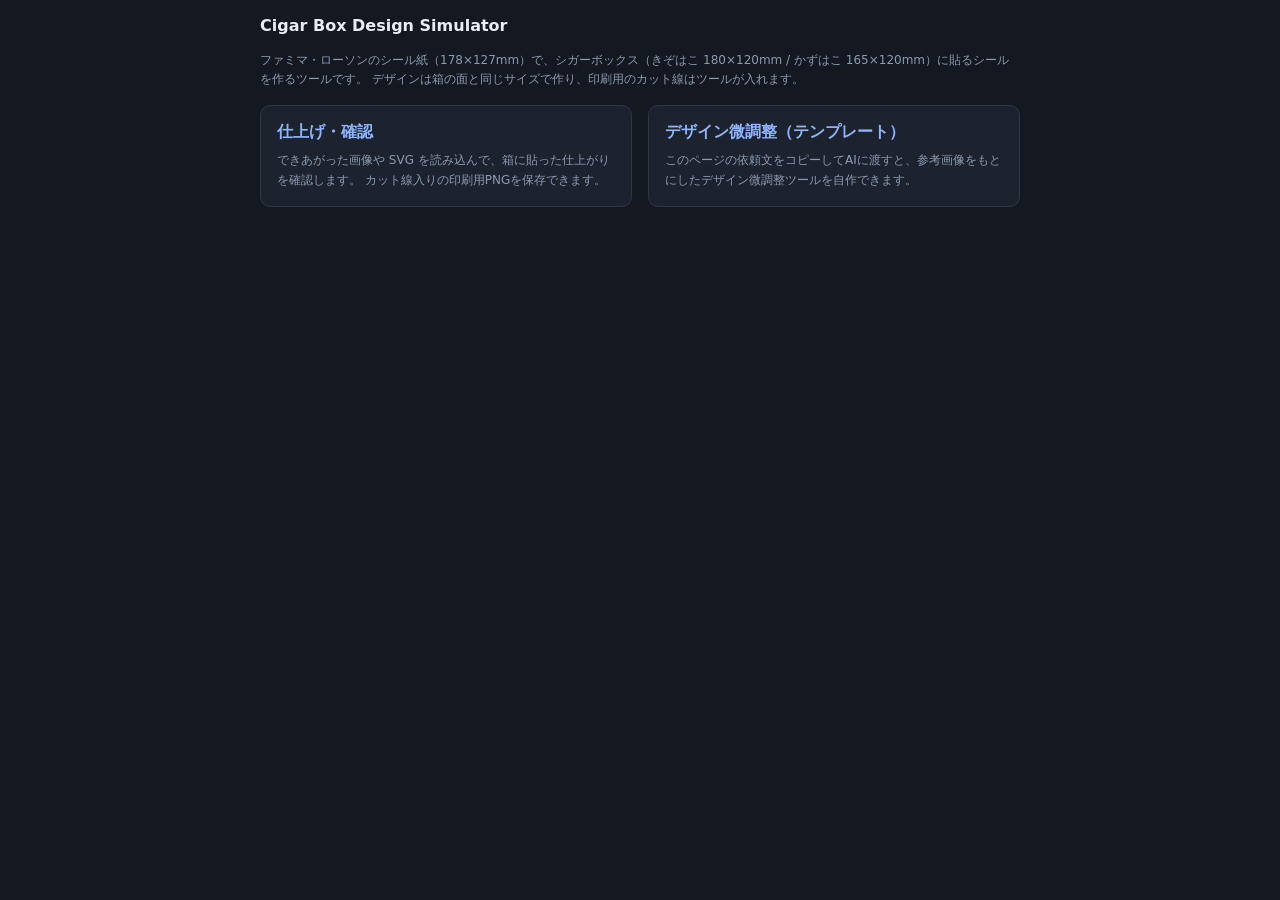
<file: index.html>
<!DOCTYPE html>
<html lang="ja">
<head>
  <meta charset="UTF-8" />
  <meta name="viewport" content="width=device-width, initial-scale=1" />
  <title>Cigar Box Design Simulator</title>
  <link rel="stylesheet" href="shared/style.css" />
</head>
<body>
  <main class="home">
    <h3>Cigar Box Design Simulator</h3>
    <p class="note">
      ファミマ・ローソンのシール紙（178×127mm）で、シガーボックス（きぞはこ 180×120mm / かずはこ 165×120mm）に貼るシールを作るツールです。
      デザインは箱の面と同じサイズで作り、印刷用のカット線はツールが入れます。
    </p>
    <div class="cards">
      <a class="card" href="preview/">
        <h3>仕上げ・確認</h3>
        <p class="note">
          できあがった画像や SVG を読み込んで、箱に貼った仕上がりを確認します。
          カット線入りの印刷用PNGを保存できます。
        </p>
      </a>
      <a class="card" href="draft/">
        <h3>デザイン微調整（テンプレート）</h3>
        <p class="note">このページの依頼文をコピーしてAIに渡すと、参考画像をもとにしたデザイン微調整ツールを自作できます。</p>
      </a>
    </div>
  </main>
</body>
</html>
</file>
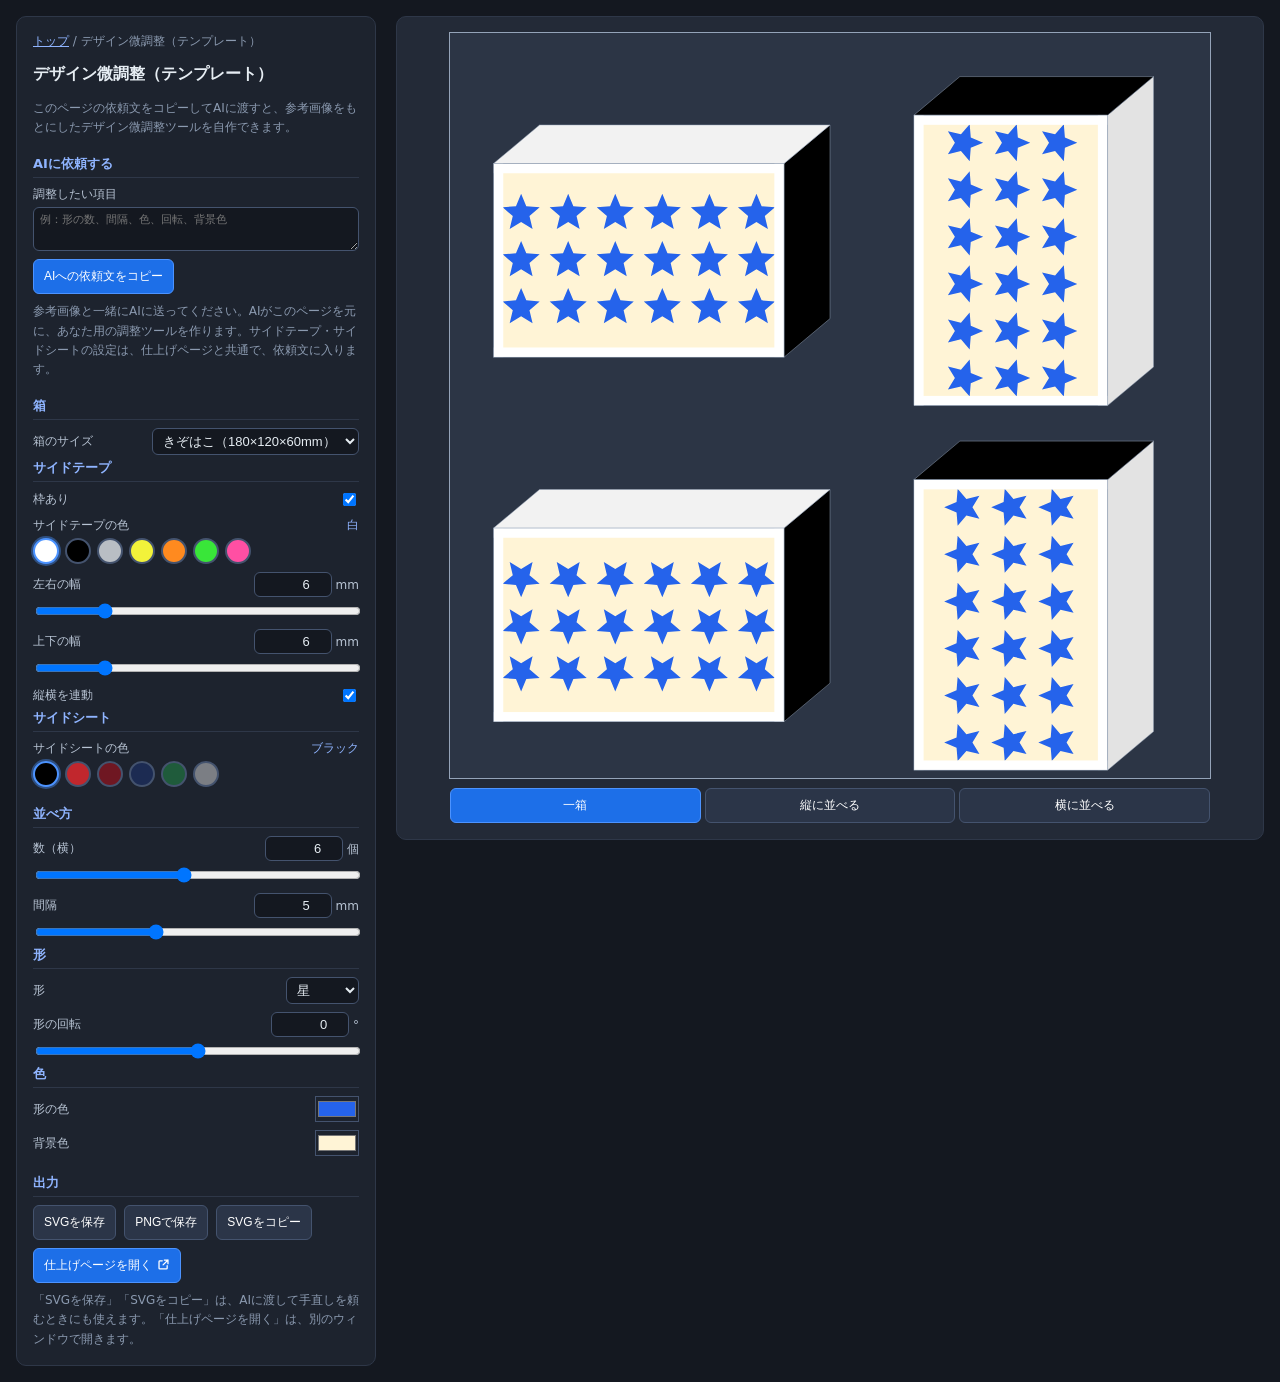
<file: draft/index.html>
<!DOCTYPE html>
<html lang="ja">
<head>
  <meta charset="UTF-8" />
  <meta name="viewport" content="width=device-width, initial-scale=1" />
  <title>デザイン微調整（テンプレート） | Cigar Box Design Simulator</title>
  <link rel="stylesheet" href="../shared/style.css" />

  <!-- ================================================================
       AI-SLOT:BEGIN
       このページは「AI に調整ページを作ってもらうためのテンプレート」です。
       AI がこのページをコピーして作り替えるときは、AI-SLOT:BEGIN 〜 AI-SLOT:END の中（PARAMS と draw）だけを書き換えます。
       画面の固定部分（見せ方の切り替え・箱の切り替え・サイドテープ・プレビュー・出力ボタン）は shared/draft-app.js が作ります。
       自分で作り直さず、CigarBox.mountDraft({ PARAMS, draw }) を呼んでください。
       ここは、このサイトの利用者がコードを貼り付ける場所ではありません（このページはコードの読み込みをしません）。

       契約:
         PARAMS … 画面に出す調整項目の配列。要素は次のいずれか（g を付けると、その項目から見出しが始まる）
           { g?: "見出し", key: "r", label: "円の半径", type: "number", unit: "mm", min: 5, max: 60, step: 0.5, def: 40 }
           { key: "color", label: "色", type: "color", def: "#ef4444" }            … def は #rrggbb
           { key: "glow", label: "光らせる", type: "bool", def: true }
           { key: "pattern", label: "柄", type: "select" | "choice", options: [["dots", "ドット"], ["wave", "波"]], def: "dots" }
         draw(box, p) … デザインの SVG の中身（<svg> の中に入る要素）を文字列で返す関数
           box = { w: 180 | 165, h: 120, key: "kizo" | "kazu" }（箱の面の大きさ。単位 mm）
           p   = PARAMS の現在値（p.r, p.color など）
           座標は箱の面（左上が 0,0、右下が box.w, box.h）。1 単位 = 1mm
           <svg> 要素そのものは、ページが viewBox="0 0 box.w box.h"・width / height（mm）つきで作る。返さない

       守ること:
         - 箱の面いっぱいに描く。シールは面より上下左右に約 1.5mm 内側までしか載らない。重要な要素は端から 5mm 以上離す
         - 外部ファイル・外部 URL・<script>・画像の埋め込みを使わない
         - 指示がなければ、文字・人物・ロゴは入れない
         - ループ・三角関数・乱数など、JavaScript で自由に生成してよい
       ================================================================ -->
  <script id="ai-slot">
    // サンプル：同じ形を規則的に並べる（横の数・間隔・形・回転・色・背景色を調整できる）
    const PARAMS = [
      { g: "並べ方", key: "count", label: "数（横）", unit: "個", min: 1, max: 12, step: 1, def: 6 },
      { key: "gap", label: "間隔", unit: "mm", min: 1, max: 12, step: 0.5, def: 5 },
      { g: "形", key: "shape", label: "形", type: "select", options: [["circle", "円"], ["square", "四角"], ["triangle", "三角"], ["hexagon", "六角形"], ["star", "星"]], def: "star" },
      { key: "rot", label: "形の回転", unit: "°", min: -180, max: 180, step: 1, def: 0 },
      { g: "色", key: "color", label: "形の色", type: "color", def: "#2563eb" },
      { key: "bg", label: "背景色", type: "color", def: "#fff4d6" }
    ];

    function draw(box, p) {
      const { w, h } = box;
      const n = (v) => Math.round(v * 100) / 100;
      const margin = Math.max(p.gap, 5);                                               // 端から 5mm 以上離す
      const cell = Math.max(1, (w - 2 * margin - p.gap * (p.count - 1)) / p.count);   // 形 1 つの大きさ
      const rows = Math.max(1, Math.floor((h - 2 * margin + p.gap) / (cell + p.gap))); // 縦は入るだけ並べる
      const x0 = (w - (p.count * cell + (p.count - 1) * p.gap)) / 2;                   // 全体を中央に置く
      const y0 = (h - (rows * cell + (rows - 1) * p.gap)) / 2;
      const r = cell / 2;

      // 中心が (0,0)、外接円の半径が r の多角形・星
      const poly = (sides, start, inner = 1) => Array.from({ length: sides * (inner < 1 ? 2 : 1) }, (_, i) => {
        const a = ((start + (i * 360) / (sides * (inner < 1 ? 2 : 1))) * Math.PI) / 180;
        const rr = i % 2 && inner < 1 ? r * inner : r;
        return `${n(rr * Math.cos(a))},${n(rr * Math.sin(a))}`;
      }).join(" ");
      const shapes = {
        circle: `<circle r="${n(r)}" />`,
        square: `<rect x="${n(-r)}" y="${n(-r)}" width="${n(cell)}" height="${n(cell)}" />`,
        triangle: `<polygon points="${poly(3, -90)}" />`,
        hexagon: `<polygon points="${poly(6, 0)}" />`,
        star: `<polygon points="${poly(5, -90, 0.45)}" />`
      };

      let items = "";
      for (let row = 0; row < rows; row++) {
        for (let col = 0; col < p.count; col++) {
          const cx = x0 + r + col * (cell + p.gap);
          const cy = y0 + r + row * (cell + p.gap);
          items += `<g transform="translate(${n(cx)} ${n(cy)}) rotate(${p.rot})">${shapes[p.shape]}</g>`;
        }
      }
      return `<rect x="0" y="0" width="${w}" height="${h}" fill="${p.bg}" />
        <g fill="${p.color}">${items}</g>`;
    }
  </script>
  <!-- AI-SLOT:END ===================================================== -->
</head>
<body>
  <script src="../shared/box.js"></script>
  <script src="../shared/draft-app.js"></script>
  <script>
    (function () {
      const { storage } = CigarBox;
      const ITEMS_KEY = "cigar-box-draft:items";

      // 画面の固定部分（見せ方の切り替え・箱・サイドテープ・プレビュー・出力ボタン）は shared/draft-app.js が作る
      const extra = document.createElement("div");
      extra.className = "section";
      extra.innerHTML = `
        <h4>AIに依頼する</h4>
        <div class="param">
          <label for="briefItems"><span>調整したい項目</span></label>
          <textarea id="briefItems" rows="2" style="min-height:44px" placeholder="例：形の数、間隔、色、回転、背景色"></textarea>
        </div>
        <div class="btn-row"><button id="btnCopyPrompt" class="primary">AIへの依頼文をコピー</button></div>
        <p class="note">参考画像と一緒にAIに送ってください。AIがこのページを元に、あなた用の調整ツールを作ります。サイドテープ・サイドシートの設定は、仕上げページと共通で、依頼文に入ります。</p>`;

      const app = CigarBox.mountDraft({
        crumb: '<a href="../">トップ</a> / デザイン微調整（テンプレート）',
        title: "デザイン微調整（テンプレート）",
        note: "このページの依頼文をコピーしてAIに渡すと、参考画像をもとにしたデザイン微調整ツールを自作できます。",
        extra, PARAMS, draw
      });
      const $ = (id) => document.getElementById(id);

      let items = String((storage.load(ITEMS_KEY) || {}).items || "");
      $("briefItems").value = items;
      $("briefItems").oninput = (e) => { items = e.target.value; storage.save(ITEMS_KEY, { items }); };

      // ---- 依頼文 ----
      const slotSource = (() => {
        const lines = $("ai-slot").textContent.replace(/^\n+|\s+$/g, "").split("\n");
        const indent = Math.min(...lines.filter((l) => l.trim()).map((l) => l.match(/^ */)[0].length));
        return lines.map((l) => l.slice(indent)).join("\n");
      })();

      function buildPrompt() {
        const page = new URL("./", location.href); page.search = ""; page.hash = "";
        const urls = {
          page: page.href,
          shared: new URL("../shared/", page).href,
          preview: new URL("../preview/", page).href,
          guide: new URL("../docs/ai-guide.md", page).href,
          examples: new URL("../examples/", page).href
        };
        // サイドテープの現在の設定（仕上げページと共通）を、AI が作るページの初期値として渡す
        const t = app.state.fixed;
        const tape = `{ sideTape: ${!!t.sideTape}, tapeColor: "${t.tapeColor}", tapeX: ${t.tapeX}, tapeY: ${t.tapeY}, tapeLink: ${!!t.tapeLink}, sheetColor: "${t.sheetColor}" }`;
        const brief = items.trim() || "（なし。または、動かしたい項目を書く）";
        return `添付した画像のデザインを、ファミマ・ローソンのシール紙に印刷してシガーボックスに貼るシールにします。
そのデザインを SVG で再現して、項目を動かして調整できる「調整ページ」を作ってください。
画像は雰囲気・色・構図の参考です。トレースや画像の埋め込みはせず、SVG の図形で作ってください。

# 進め方（重要）
説明や方針だけで終わらせず、実際に動く調整ページ（HTML）を作り、その場で操作できる状態で見せてください。質問で止まらず、足りない情報は仮に決めて作ってください。
- HTML をその場で実行して表示できる機能（コードのプレビュー、サンドボックス、Canvas、Artifacts など。例：Claude の Artifacts、ChatGPT の canvas、Gemini の Canvas）があれば、必ず使って、実行中のページを表示する
- そうした機能が使えないとき、または表示が空白・エラーになるときは、その旨を最初に伝えて、完成した HTML の全体を 1 つのコードブロックで出す（途中を省略しない）。利用者がそれを .html ファイルとして保存して開く

# 調整したい項目（画面で動かせるようにしたい）
${brief}

# 調整ページ（ブラウザで開くだけで動く HTML 1 ファイル）
画面の固定部分（見せ方の切り替え・箱の切り替え・サイドテープ・プレビュー・出力ボタン）は、共通スクリプトが作ります。
自分で作り直さず、下の骨組みの PARAMS と draw だけを書いてください。
- 箱の切り替え、「枠あり」（サイドテープの枠。色と、左右・上下それぞれの幅つき。側面の色は、枠の有無にかかわらず反映する）、プレビュー（スマホでは画面上部に固定）、「SVGを保存」「PNGで保存」「SVGをコピー」「仕上げページを開く」は、共通スクリプトが用意する。同じものを自作しない
- title と note は書き換えてよい。note には、ページの使い方を 2〜3 行で書く
- tape は、サイドテープ・サイドシートの初期値（利用者がいつも使う設定）。値を変えたり消したりせず、そのまま渡す（tapeColor・sheetColor は、共通スクリプトが選べる色だけを受け付ける。自分で別の色を決めない）。画面で変えられるのは共通スクリプトの役目なので、サイドテープ・サイドシートの項目を PARAMS に入れない
- 共通スクリプトは公開 URL から読み込む。外部スクリプトを読み込めない環境では、${urls.shared} の box.js・draft-app.js・style.css の中身を取得して、それぞれ <script> と <style> としてページに貼る
- 共通スクリプトも取得できないときだけ、同じ機能を自作する（箱は きぞはこ 180×120mm / かずはこ 165×120mm、「枠あり」（サイドテープの枠。4 辺・左右・上下それぞれの幅を変えられる）、サイドテープ・サイドシートの色（初期値はどれも tape の値）、プレビューはスマホで上部に固定、「SVGを保存」と「仕上げページを開く」を別々のボタンにする）

骨組み（PARAMS と draw を、画像のデザインに合わせて書き換える。見本は同じ形を規則的に並べるデザイン）：
\`\`\`html
<!DOCTYPE html>
<html lang="ja">
<head>
  <meta charset="UTF-8" />
  <meta name="viewport" content="width=device-width, initial-scale=1" />
  <title>デザイン微調整</title>
  <link rel="stylesheet" href="${urls.shared}style.css" />
</head>
<body>
  <script src="${urls.shared}box.js"><\/script>
  <script src="${urls.shared}draft-app.js"><\/script>
  <script>
${slotSource.replace(/^/gm, "    ")}

    CigarBox.mountDraft({ title: "デザイン微調整", note: "ここにページの使い方を 2〜3 行で書く", tape: ${tape}, PARAMS, draw });
  <\/script>
</body>
</html>
\`\`\`

「仕上げページを開く」は ${urls.preview} を別のウィンドウで開きます。別のサイトなので、データは直接渡せません。共通スクリプトが SVG をコピーしてから開くので、仕上げページに貼り付けて読み込みます。

# PARAMS と draw の書き方
PARAMS … 調整項目の配列。要素は次のいずれか（g を付けると、その項目から見出しが始まる）
  { g: "見出し", key: "r", label: "円の半径", type: "number", unit: "mm", min: 5, max: 60, step: 0.5, def: 40 }
  { key: "color", label: "色", type: "color", def: "#ef4444" }（def は #rrggbb）
  { key: "glow", label: "光らせる", type: "bool", def: true }
  { key: "pattern", label: "柄", type: "select" または "choice", options: [["dots", "ドット"], ["wave", "波"]], def: "dots" }
draw(box, p) … デザインの SVG の中身（<svg> の中に入る要素）を文字列で返す関数
  box = { w: 180 または 165, h: 120, key: "kizo" または "kazu" }、p = PARAMS の現在値
  座標は箱の面（左上が 0,0、右下が box.w, box.h）。1 単位 = 1mm。<svg> 要素そのものは返さない
ループ・三角関数・乱数など、JavaScript で自由に生成してよい（参考：${urls.examples} ）

# 保存する SVG のルール
- 箱の面と同じ大きさ。きぞはこは <svg xmlns="http://www.w3.org/2000/svg" viewBox="0 0 180 120" width="180mm" height="120mm">、かずはこは 165×120
- 1 単位 = 1mm にする（px の大きさにしない。大きさが違うと仕上げページで別の大きさになる）
- 使わない：script、foreignObject、外部 URL、画像の埋め込み
- 指示がなければ、文字・人物・ロゴは入れない
- シールは箱の面より上下左右に約 1.5mm 内側までしか載らない。重要な要素は端から 5mm 以上離す
詳しい説明：${urls.guide}
`;
      }

      async function copyText(text) {
        try { await navigator.clipboard.writeText(text); return true; }
        catch (e) {
          const ta = document.createElement("textarea");
          ta.value = text; ta.style.position = "fixed"; ta.style.opacity = "0";
          document.body.appendChild(ta); ta.select();
          let ok = false;
          try { ok = document.execCommand("copy"); } catch (err) { /* noop */ }
          ta.remove();
          return ok;
        }
      }
      $("btnCopyPrompt").onclick = async () => {
        app.toast((await copyText(buildPrompt())) ? "依頼文をコピーしました。参考画像と一緒にAIに送ってください" : "コピーできませんでした");
      };
    })();
  </script>
</body>
</html>
</file>
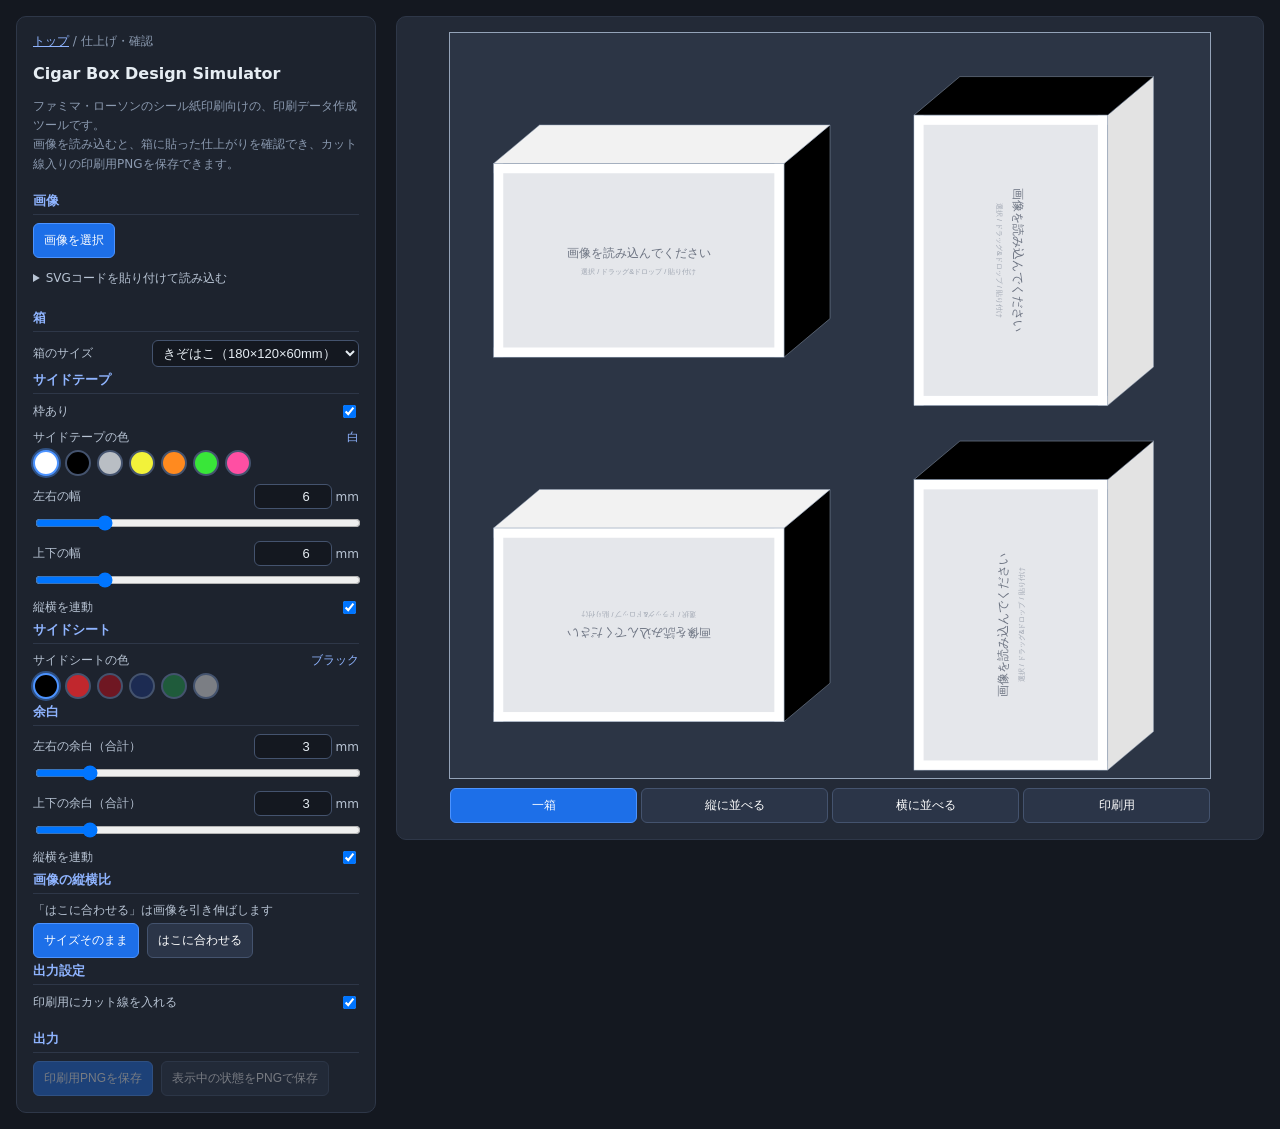
<file: preview/index.html>
<!DOCTYPE html>
<html lang="ja">
<head>
  <meta charset="UTF-8" />
  <meta name="viewport" content="width=device-width, initial-scale=1" />
  <title>仕上げ・確認 | Cigar Box Design Simulator</title>
  <link rel="stylesheet" href="../shared/style.css" />
</head>
<body>
  <!--
    最終調整・確認ページ。決定論的なコードのみで、AI による編集の対象外。
    デザイン微調整（テンプレート）は ../draft/ に分けている。
  -->
  <div class="controls">
    <div class="crumb"><a href="../">トップ</a> / 仕上げ・確認</div>
    <h3>Cigar Box Design Simulator</h3>
    <p class="note">
      ファミマ・ローソンのシール紙印刷向けの、印刷データ作成ツールです。<br />
      画像を読み込むと、箱に貼った仕上がりを確認でき、カット線入りの印刷用PNGを保存できます。
    </p>

    <div class="section">
      <h4>画像</h4>
      <input id="fileArt" type="file" accept="image/*,.svg" hidden />
      <div class="btn-row">
        <button id="btnPickArt" class="primary">画像を選択</button>
      </div>
      <details>
        <summary>SVGコードを貼り付けて読み込む</summary>
        <textarea id="svgText" placeholder="&lt;svg ...&gt; ... &lt;/svg&gt;"></textarea>
        <div class="btn-row"><button id="btnLoadSvgText">SVGコードを読み込む</button></div>
      </details>
    </div>

    <div id="params"></div>

    <div class="section">
      <h4>出力</h4>
      <div class="btn-row">
        <button id="btnPrintPng" class="primary">印刷用PNGを保存</button>
        <button id="btnCurrentPng">表示中の状態をPNGで保存</button>
      </div>
      <p class="note touch-only">スマホでは共有メニューが開きます。「画像を保存」を選ぶと、写真に追加できます。</p>
    </div>
  </div>

  <div class="stage" id="stage">
    <svg id="scene" viewBox="0 0 178 127" xmlns="http://www.w3.org/2000/svg" xmlns:xlink="http://www.w3.org/1999/xlink"></svg>
    <div id="selMode"></div>
    <p id="msg" class="note"></p>
  </div>

  <script src="../shared/box.js"></script>
  <script>
    (function () {
      const { FIXED, BOX_PARAMS, MODES, f, spec, placeholder, renderScene, frame, debounce, defaults, buildParamsUi, sanitize, storage, idb, ART_KEY, PREVIEW_LS_KEY, tapeStore, loadArt, releaseArt, exportPng, saveFile, baseName, toaster, buildModeTabs } = CigarBox;
      const $ = (id) => document.getElementById(id);
      const toast = toaster($("msg"));

      // 画像の縦横比（artFit）。デザインは箱の面と同寸で作る前提で、箱の面の中央に合わせる：
      //   asis … 画像の物理サイズのまま置く（ラスター: 300dpi 相当、SVG: viewBox の 1 単位 = 1mm）。
      //          箱を切り替えても絵の大きさは変わらない。はみ出しは切れ、足りない所は白い余白になる
      //   fit  … 選択中の箱の面のサイズに、縦横比を変えて引き伸ばす
      // 画像の位置調整（offX / offY：mm）は一旦非公開。優先度低。
      const PARAMS = [
        ...BOX_PARAMS,
        { g: "画像の縦横比", key: "artFit", label: "「はこに合わせる」は画像を引き伸ばします", type: "choice", def: "asis",
          options: [["asis", "サイズそのまま"], ["fit", "はこに合わせる"]] },
        { g: "出力設定", key: "printGuide", label: "印刷用にカット線を入れる", type: "bool", def: true }
      ];

      const state = { values: defaults(PARAMS), mode: "one", art: null, artSeq: 0 };
      // サイドテープの設定は、デザイン微調整ページと共通の保存先にも書く
      const persist = () => { storage.save(PREVIEW_LS_KEY, { version: 1, mode: state.mode, ...state.values }); tapeStore.save(state.values); };
      const persistSoon = debounce(persist, 300);
      window.addEventListener("pagehide", persist);

      // 画像は数 MB になることがある。同じ条件なら同じ文字列（同じ参照）を返し、
      // renderScene が画像のノードを作り直さないようにする（作り直すと再デコードでチラつく）
      let artCache = { key: null, markup: "" };
      function artMarkup(v) {
        const art = state.art;
        if (!art) return placeholder(v, "画像を読み込んでください", "選択 / ドラッグ&ドロップ / 貼り付け");
        const key = `${state.artSeq}|${v.artFit}|${v.boxW}|${v.boxH}`;
        if (artCache.key === key) return artCache.markup;
        let iw, ih;
        if (v.artFit === "fit") { iw = v.boxW; ih = v.boxH; }
        else { iw = art.w * art.mmPerPx; ih = art.h * art.mmPerPx; }
        const x = (v.boxW - iw) / 2, y = (v.boxH - ih) / 2;
        artCache = { key, markup: `<image href="${art.url}" xlink:href="${art.url}" x="${f(x)}" y="${f(y)}" width="${f(iw)}" height="${f(ih)}" preserveAspectRatio="none" />` };
        return artCache.markup;
      }

      function render() {
        const v = spec(state.values);
        renderScene($("scene"), v, state.mode, artMarkup(v));
        $("btnPrintPng").disabled = $("btnCurrentPng").disabled = !state.art;
      }

      // ---- UI ----
      const renderSoon = frame(render); // スライダーを動かしている間は、1 フレームに 1 回だけ描き直す
      const sync = buildParamsUi($("params"), PARAMS, state.values, () => { persistSoon(); renderSoon(); });
      const syncMode = buildModeTabs($("selMode"), MODES, (mode) => { state.mode = mode; syncMode(mode); persist(); render(); });

      // ---- 画像 ----
      async function setArt(blob, name, save = true) {
        try {
          const prev = state.art;
          state.art = await loadArt(blob, name);
          state.artSeq++;
          releaseArt(prev);
          if (save) { try { await idb.set(ART_KEY, { blob, name }); } catch (e) { toast("画像のブラウザ保存に失敗しました（今回の表示は可能）"); } }
          render();
        } catch (e) {
          toast("画像を読み込めませんでした：" + (e.message || "未対応の形式"));
        }
      }
      const loadFile = (file) => { if (file) setArt(file, file.name || "pasted-image"); };

      $("btnPickArt").onclick = () => $("fileArt").click();
      $("fileArt").onchange = (e) => { loadFile(e.target.files[0]); e.target.value = ""; };
      $("btnLoadSvgText").onclick = () => {
        const t = $("svgText").value.trim();
        if (t) setArt(new Blob([t], { type: "image/svg+xml" }), "pasted.svg");
      };
      const stage = $("stage");
      window.addEventListener("dragover", (e) => { e.preventDefault(); stage.classList.add("dragover"); });
      window.addEventListener("dragleave", (e) => { if (!e.relatedTarget) stage.classList.remove("dragover"); });
      window.addEventListener("drop", (e) => { e.preventDefault(); stage.classList.remove("dragover"); loadFile(e.dataTransfer.files[0]); });
      window.addEventListener("paste", (e) => {
        const tag = (e.target.tagName || "").toLowerCase();
        if (tag === "textarea" || tag === "input") return;
        const file = [...(e.clipboardData?.files || [])].find((x) => x.type.startsWith("image/"));
        if (file) { loadFile(file); return; }
        const text = e.clipboardData?.getData("text") || "";
        if (/^\s*<svg[\s>]/i.test(text)) setArt(new Blob([text], { type: "image/svg+xml" }), "pasted.svg");
      });

      // ---- 出力 ----
      async function savePng(mode, dpi, suffix) {
        if (!state.art) return;
        const prev = state.mode;
        state.mode = mode; render();
        const job = exportPng($("scene"), dpi);
        state.mode = prev; render();
        try {
          const { blob, W, H } = await job;
          const how = await saveFile(blob, `${baseName(state.art.name)}_${suffix}.png`);
          if (how !== "cancelled") toast(`${how === "shared" ? "共有しました" : "保存しました"}：${W}×${H}px（${dpi}dpi）`);
        } catch (e) {
          toast("PNGの生成に失敗しました");
        }
      }
      $("btnPrintPng").onclick = () => savePng("print", FIXED.dpi, "print");
      $("btnCurrentPng").onclick = () => savePng(state.mode, state.mode === "print" ? FIXED.dpi : 200, state.mode);

      // ---- 起動 ----
      (async function init() {
        const saved = storage.load(PREVIEW_LS_KEY);
        if (saved) { Object.assign(state.values, sanitize(PARAMS, saved)); if (saved.mode in MODES) state.mode = saved.mode; }
        Object.assign(state.values, tapeStore.load()); // サイドテープは共通の保存先を優先する
        sync();
        syncMode(state.mode);
        render();
        try {
          const rec = await idb.get(ART_KEY);
          if (rec && rec.blob) await setArt(rec.blob, rec.name, false);
        } catch (e) { /* noop */ }
      })();
    })();
  </script>
</body>
</html>
</file>
<file: shared/style.css>
/* 共通スタイル（preview / draft / 入口ページで共有）。AI はこのファイルを編集しない */
* { box-sizing: border-box; }
body {
  font-family: system-ui, -apple-system, "Hiragino Sans", sans-serif;
  background: #141820;
  color: #e6edf3;
  margin: 0;
  padding: 16px;
  display: flex;
  gap: 20px;
  flex-wrap: wrap;
  align-items: flex-start;
}
a { color: #8fb4ff; }
.controls {
  width: 360px;
  max-width: 100%;
  background: #1d232e;
  padding: 16px;
  border-radius: 10px;
  border: 1px solid #2e3748;
  display: flex;
  flex-direction: column;
  gap: 14px;
}
h3 { margin: 0; font-size: 16px; }
h4 { margin: 4px 0 0; font-size: 13px; color: #8fb4ff; border-bottom: 1px solid #2e3748; padding-bottom: 4px; }
.crumb { font-size: 12px; color: #8b9ab0; }
.section { display: flex; flex-direction: column; gap: 8px; }
.param { display: flex; flex-direction: column; gap: 4px; }
.param label, .row-label {
  font-size: 12px; color: #b8c4d4;
  display: flex; justify-content: space-between; align-items: center; gap: 8px;
}
.param input[type="range"] { width: 100%; }
.swatch-name { margin-left: 8px; color: #8fb4ff; }
.swatch-group { display: flex; align-items: center; gap: 8px; }
.swatch-cap { flex: none; width: 48px; font-size: 11px; color: #8b9ab0; }
.swatches { display: flex; flex-wrap: wrap; gap: 6px; }
button.swatch { width: 26px; height: 26px; padding: 0; border-radius: 50%; border: 2px solid #44536e; background: var(--c); }
button.swatch.active { background: var(--c); border-color: #4c93ff; box-shadow: 0 0 0 2px #4c93ff66; }
.ctl { display: inline-flex; align-items: center; gap: 10px; }
input[type="number"], select, textarea {
  background: #141820; color: #e6edf3; border: 1px solid #44536e;
  border-radius: 6px; padding: 4px 6px; font-size: 13px;
}
input[type="number"] { width: 78px; text-align: right; }
input[type="color"] { width: 44px; height: 26px; padding: 0; border: 1px solid #44536e; background: none; }
textarea { width: 100%; min-height: 110px; font-family: ui-monospace, monospace; font-size: 11px; }
.btn-row { display: flex; gap: 8px; flex-wrap: wrap; }
button {
  background: #2b3548; color: #fff; border: 1px solid #44536e;
  padding: 8px 10px; border-radius: 6px; cursor: pointer; font-size: 12px;
}
button.active { background: #1d6fe8; border-color: #4c93ff; }
button.primary { background: #1d6fe8; border-color: #4c93ff; }
button .icon { width: 13px; height: 13px; margin-left: 5px; vertical-align: -2px; }
button:disabled { opacity: .4; cursor: not-allowed; }
.note { font-size: 12px; color: #8b9ab0; line-height: 1.6; margin: 0; }
details { font-size: 12px; color: #b8c4d4; }
summary { cursor: pointer; padding: 4px 0; }
.stage {
  flex: 1;
  min-width: 320px;
  background: #232a37;
  border-radius: 10px;
  border: 1px solid #2e3748;
  padding: 16px;
  display: flex;
  flex-direction: column;
  align-items: center;
  gap: 10px;
}
/* 見せ方の切り替え（プレビューの下。スマホではプレビューと一緒に固定される） */
.mode-tabs { display: flex; gap: 4px; width: 100%; max-width: 760px; }
.mode-tabs button { flex: 1; padding: 8px 4px; font-size: 12px; white-space: nowrap; }
.stage.dragover { outline: 2px dashed #4c93ff; outline-offset: -8px; }
.stage svg { width: 100%; max-width: 760px; height: auto; box-shadow: 0 0 0 1px #94a3b8; }
#msg, #cbx-msg { min-height: 1.4em; color: #fbbf24; }
#msg:empty, #cbx-msg:empty { display: none; }
.touch-only { display: none; }
@media (pointer: coarse) { .touch-only { display: block; } }

/* 入口ページ */
.home { max-width: 760px; margin: 0 auto; display: flex; flex-direction: column; gap: 16px; }
.cards { display: grid; grid-template-columns: repeat(auto-fit, minmax(280px, 1fr)); gap: 16px; }
.card {
  display: flex; flex-direction: column; gap: 8px;
  background: #1d232e; border: 1px solid #2e3748; border-radius: 10px; padding: 16px;
  color: inherit; text-decoration: none;
}
.card:hover { border-color: #4c93ff; }
.card h3 { color: #8fb4ff; }

@media (max-width: 860px) {
  body { flex-direction: column; padding: 8px; }
  .controls { width: 100%; }
  .stage {
    order: -1; position: sticky; top: 0; z-index: 5; width: 100%; padding: 6px; gap: 0;
    /* 固定表示の領域を専用レイヤーに分け、スクロールや再描画でチラつくのを防ぐ */
    transform: translateZ(0);
    -webkit-transform: translateZ(0);
  }
  /* 高さを固定し、表示モードや箱で縦横比が変わっても領域の大きさを変えない（下のコントロールが動かない） */
  .stage .mode-tabs { margin-top: 6px; }
  .stage svg { max-width: none; box-shadow: none; }
  /* どの見せ方でも（印刷用も）同じ高さの枠にして、切り替えても動かさない。少し縦長なので、高くする */
  .stage svg { height: 32vh; height: 32svh; max-height: 280px; }
  /* メッセージは、プレビューの上端に重ねて出す（出ても領域の高さが変わらない。見せ方のボタンは隠さない） */
  .stage #msg, .stage #cbx-msg {
    position: absolute; left: 6px; right: 6px; top: 6px; margin: 0; min-height: 0;
    background: rgba(20, 24, 32, .88); padding: 3px 8px; border-radius: 6px;
  }
}
</file>
